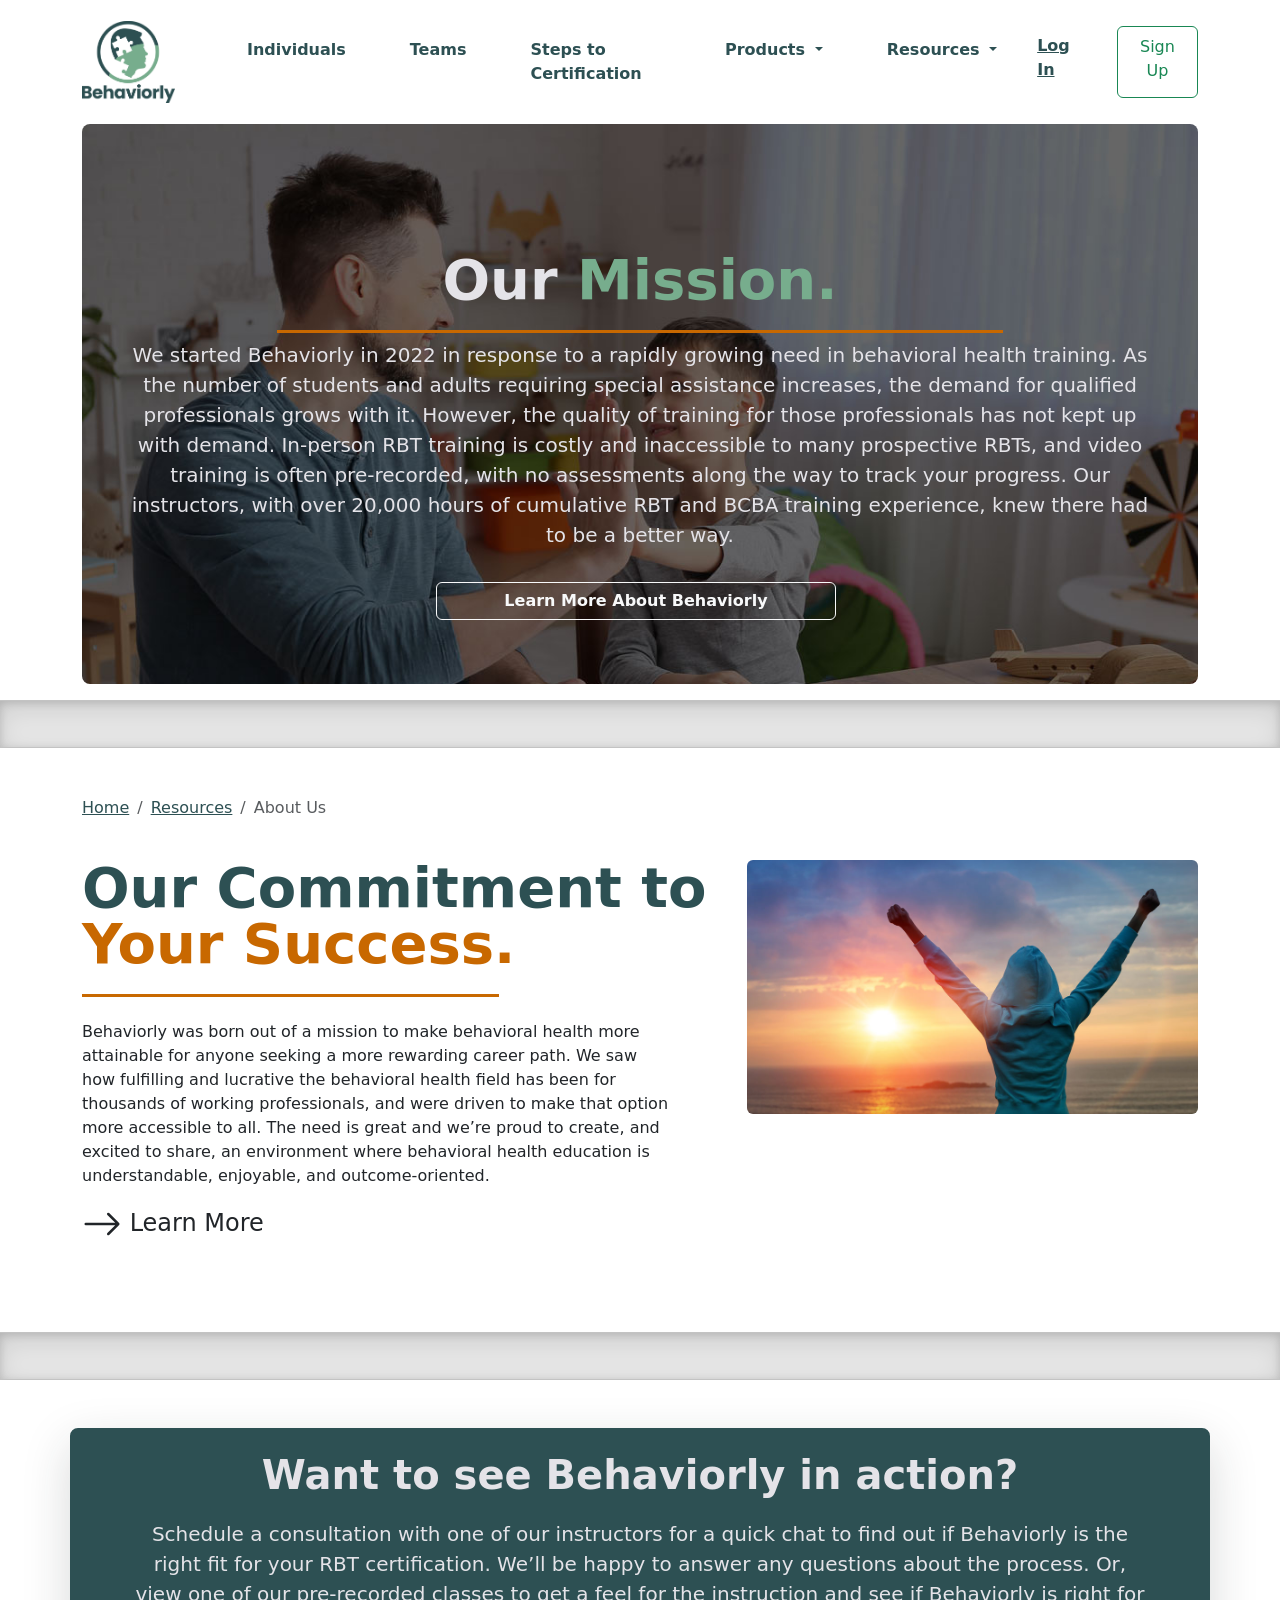
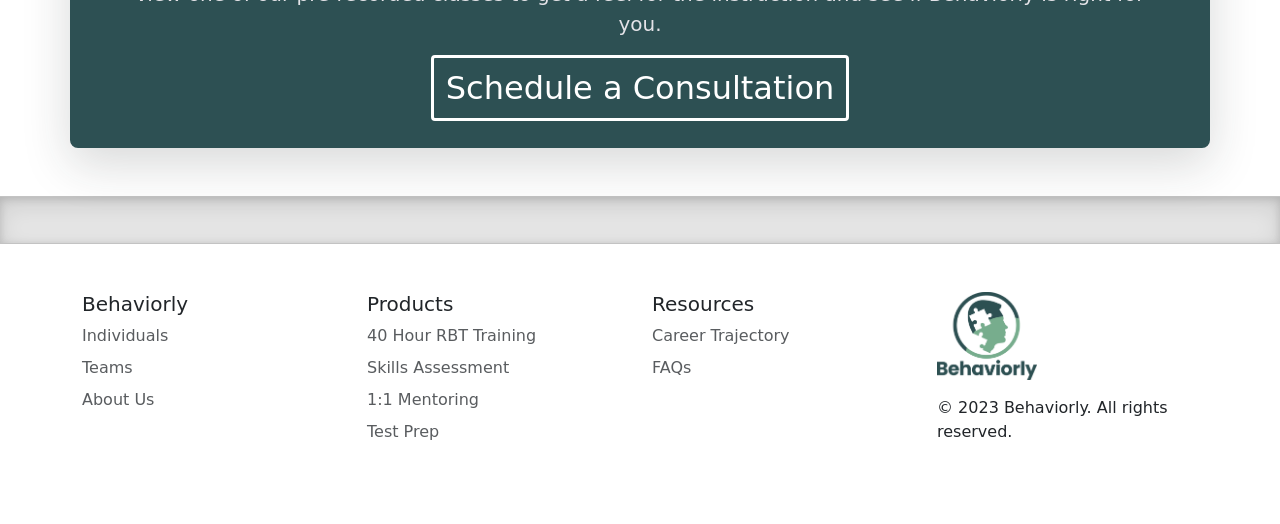
<file: Site/resources/about.html>
<!DOCTYPE html>
<html lang="en">
<head>
    <title>About us | Behaviorly©</title>
    <meta charset="UTF-8">
    <meta http-equiv="X-UA-Compatible" content="IE=edge">
    <meta name="viewport" content="width=device-width, initial-scale=1.0">
    <meta name="description" content="What is RBT Certification and how does it work? Let Behaviorly break it down and provide all training, exam prep, and your 40 hour course before the certification exam.">
    <link rel="stylesheet" href="../css/bootstrap.css">
</head>
<style>
 .dropdown:hover .dropdown-menu {display: block;margin-top: 0; /* remove the gap so it doesn't close */}  nav .nav-link{color: #2D5053 !important;}nav .dropdown-item{color: #2D5053 !important;}

.btn-primary{
  color: #fff !important;
  background-color: #2D5053 !important;
  border-radius: 3pt !important;
  border-color: #fff !important;

}

.btn-secondary{
  border-color: #fff !important;

}

.btn-primary:hover{
  color: #fff !important;
  background-color: #77AD8D !important;
  border-radius: 3pt !important;
  border-color: #fff !important;

}

.nav-link:hover{
  color: #fff !important;
  background-color: #77AD8D !important;
  border-radius: 3pt !important;
  border-color: #fff !important;

}

.dropdown-item:hover{
  color: #fff !important;
  background-color: #77AD8D !important;
  border-radius: 3pt !important;
  border-color: #fff !important;

}

.border{
  border-color: #2D5053 !important;

}

.b-divider {
  height: 3rem;
  background-color: rgba(0, 0, 0, .1);
  border: solid rgba(0, 0, 0, .15);
  border-width: 1px 0;
  box-shadow: inset 0 .5em 1.5em rgba(0, 0, 0, .1), inset 0 .125em .5em rgba(0, 0, 0, .15);

}

.hr {
  margin: 0;
  color: #C86800;
  border: 0;
  border-top: 3px solid;
  width: 65%;
  display: inline-block;
}

.top-60 {
  top: 60% !important;
}

.dropdown-item.active{
    background-color: #2D5053 !important;
    color:#E4E3E8 !important;
    border-radius: 4px !important;   
}

.pt-lg-5{
  padding-top: 5rem !important;
}

a[type='button'] {
   -webkit-appearance: none;
   -moz-appearance: none;
   appearance: none;
 }
/* Begin signup form CSS */
.form-signin {max-width: 600px;max-height: 100vh;}.offcanvas.showing, .offcanvas.show:not(.hiding){overflow: auto;}.form-control{margin-bottom: 8px;}.form-select{margin-bottom: 8px;}
</style>
<body>
  <!--Start contact form-->
  <div class="offcanvas offcanvas-end" tabindex="-1" id="offcanvasRight" aria-labelledby="offcanvasRightLabel">
    <div class="offcanvas-header">
      <h5 id="offcanvasRightLabel"></h5>
      <button type="button" class="btn-close text-reset" data-bs-dismiss="offcanvas" aria-label="Close"></button>
    </div>
      <main class="form-signin w-100 m-auto">
        <div class="container-lg">
          <div class="text-center">
            <img class="mb-4" src="../images/Behaviorly_Logo.jpg" alt="" width="100" height="90">
            <h2>How can we help?</h2>
            <p class="lead">Please fill out the form with some basic information
              about yourself and our team will get back with you as soon as possible.
            </p>
          </div>
          <div class="row justify-content-center my-2">
            <div class="col-lg-6">
              <form action="https://gmail.us21.list-manage.com/subscribe/post" method="POST">
                <input type="hidden" name="u" value="e197d3dd1b0cef6c135742270">
                <input type="hidden" name="id" value="a8cd2531a1">            
                    <div class="form-floating">
                      <input type="text" class="form-control" name="MERGE1" id="MERGE1" placeholder="First Name">
                      <label for="floatingInput">First Name</label>
                    </div>                         
                    <div class="form-floating">
                      <input type="text" class="form-control" name="MERGE2" id="MERGE2" placeholder="Last Name">
                      <label for="floatingInput">Last Name</label>
                    </div>                    
                <div class="form-floating">
                  <input type="email" class="form-control" name="MERGE0" id="MERGE0" placeholder="name@example.com">
                  <label for="floatingInput">Email address</label>
                </div>                
                <div class="form-floating">
                  <input type="phone" class="form-control" name="MERGE4" id="MERGE4" placeholder="999-999-9999">
                  <label for="floatingInput">Phone Number</label>
                </div>
                <div class="form-floating">
                  <input type="text" class="form-control" name="MERGE3" id="MERGE3" placeholder="Company Name (Optional)">
                  <label for="floatingInput">Company Name (Optional)</label>
                </div>                
                <div class="form-floating">
                  <select class="form-select" id="MERGE5" name="MERGE5" aria-label="Floating label select example">
                    <option selected>Select...</option>
                    <option value="Yes">Yes</option>
                    <option value="No">No</option>
                  </select>
                  <label for="floatingSelect">Are you an existing RBT?</label>
                </div>
                <div class="form-floating">
                  <textarea class="form-control" name="MERGE6" id="MERGE6" placeholder="Additional Information..." style="height: 100px;"></textarea>
                  <label class="form-label" for="floatingTextBox">Additional information...</label>
                </div>
                <button class="w-100 btn btn-lg btn-primary" type="submit">Request info</button>
                <p class="text-muted text-center mt-3">&copy; Behaviorly 2023</p>                
              </form>
            </div>
          </div>
        </div>        
      </main>      
  <!--End contact form-->
  </div>  
  <nav class="navbar navbar-expand-lg">
    <div class="container my-2">
      <a class="navbar-brand" href="../"><img class="img-fluid" src="../images/Behaviorly_Logo.jpg" width="100" height="90" alt=""></a>
      <button class="navbar-toggler" style="background-color: #77AD8D;" type="button" data-bs-toggle="collapse" data-bs-target="#navbarSupportedContent" aria-controls="navbarSupportedContent" aria-expanded="false" aria-label="Toggle navigation">
        <span class="navbar-toggler-icon"></span>
      </button>
      <div class="collapse navbar-collapse" id="navbarSupportedContent">
        <ul class="navbar-nav justify-content-center ms-auto mb-2 mt-2">
          <li class="nav-item ms-lg-5">
            <a class="nav-link active text-primary fw-bolder" aria-current="page" href="../individuals.html">Individuals</a>
          </li>
          <li class="nav-item ms-lg-5">
            <a class="nav-link text-primary fw-bolder" href="../teams.html">Teams</a>
          </li>
          <li class="nav-item ms-lg-5">
            <a class="nav-link text-primary fw-bolder" href="../certification.html">Steps to Certification</a>
          </li>          
          <li class="nav-item dropdown ms-lg-5">
            <a class="nav-link dropdown-toggle text-primary fw-bolder" role="button" data-bs-hover="dropdown" aria-expanded="false" href="../products.html">
              Products
            </a>
            <ul class="dropdown-menu">
              <li><a class="dropdown-item text-primary fw-bolder" href="../products/training.html">RBT Training</a></li>
              <li><hr class="dropdown-divider"></li>
              <li><a class="dropdown-item text-primary fw-bolder" href="../products/mentoring.html">1:1 Mentoring</a></li>
              <li><hr class="dropdown-divider"></li>
              <li><a class="dropdown-item text-primary fw-bolder" href="../products/test-prep.html">Test Prep</a></li>              
              <li><hr class="dropdown-divider"></li>
              <li><a class="dropdown-item text-primary fw-bolder" href="../products/assessments.html">Skills Assessments</a></li>
            </ul>
          </li>
          <li class="nav-item dropdown ms-lg-5">
            <a class="nav-link dropdown-toggle text-primary fw-bolder" role="button" data-bs-hover="dropdown" aria-expanded="false" href="../resources.html">
              Resources
            </a>
            <ul class="dropdown-menu float-right">
              <li><a class="dropdown-item text-primary fw-bolder" href="../resources/careers.html">Career Trajectory</a></li>
              <li><hr class="dropdown-divider"></li>
              <li><a class="dropdown-item text-primary fw-bolder" href="../resources/faqs.html">FAQs</a></li>
              <li><hr class="dropdown-divider"></li>
              <li><div class="dropdown-item active text-primary fw-bolder">About Us</div></li>
              <li><hr class="dropdown-divider"></li>
              <li><a class="dropdown-item text-primary fw-bolder" href="#">Blog</a></li>              
            </ul>
          </li>  
        </ul>     
        <ul class="navbar-nav ms-auto">
          <li class="nav-item ms-lg-4">
            <a class="nav-link text-primary fw-bolder mb-2" href="https://behaviorly.talentlms.com/index" style="text-decoration: underline;">Log In</a>
          </li>
            <a class="btn btn-outline-success ms-sm-4 pt-2" type="button" href="https://www.talentlms.com/create">Sign Up</a>
        </ul>
      </div>
    </div>
  </nav>
  <div class="container text-center rounded-3 mb-3">
    <div class="bg-image rounded-3 pt-lg-5 pt-5 pb-lg-5" style="background-image: url('../images/aboutUsHeroB.jpg');height:auto;background-size:cover;">
        <h1 class="display-4 fw-bold lh-1 pt-md-5"><span style="color: #E4E3E8;">Our</span><span style="color:#77AD8D"> Mission.</span></h1>
        <div class="hr"></div>
        <p class="lead pe-5 ps-5"><span style="color: #E4E3E8;">We started Behaviorly in 2022 in response to a rapidly growing need in behavioral health training. As the number of students and adults requiring special assistance increases, the demand for qualified professionals grows with it. However, the quality of training for those professionals has not kept up with demand. In-person RBT training is costly and inaccessible to many prospective RBTs, and video training is often pre-recorded, with no assessments along the way to track your progress. Our instructors, with over 20,000 hours of cumulative RBT and BCBA training experience, knew there had to be a better way.</p>
        <div class="d-inline text-center">
            <a href="../blog/" type="button" class="btn btn-outline-light btn-block px-4 me-md-2 fw-bold my-3" style="width: 400px;">Learn More About Behaviorly</a>
          </div>
    </div>
  </div>
  <div class="b-divider"></div>
  <div class="container my-5">
  <nav aria-label="breadcrumb">
      <ol class="breadcrumb">
          <li class="breadcrumb-item"><a href="../" style="color: #2D5053;">Home</a></li>
          <li class="breadcrumb-item"><a href="../resources.html" style="color: #2D5053;">Resources</a></li>
          <li class="breadcrumb-item active">About Us</li>
      </ol>
  </nav>    
    <div class="row py-md-4 gy-3 mb-5">
        <div class="col-md-7 order-sm-first order-last">
            <h2 class="display-4 fw-bold lh-1"><span style="color:#2D5053">Our Commitment to </span><br><span style="color: #C86800;">Your Success.</span></h2>
            <div class="hr"></div>
            <p class="font-weight-normal my-3 pe-md-5">Behaviorly was born out of a mission to make behavioral health more attainable for anyone seeking a more rewarding career path. We saw how fulfilling and lucrative the behavioral health field has been for thousands of working professionals, and were driven to make that option more accessible to all. The need is great and we’re proud to create, and excited to share, an environment where behavioral health education is understandable, enjoyable, and outcome-oriented.</p>
            <div class="fs-4 mb-3">
                <svg xmlns="http://www.w3.org/2000/svg" width="40" height="40" fill="currentColor" class="bi bi-arrow-right" viewBox="0 0 16 16">
                    <path fill-rule="evenodd" d="M1 8a.5.5 0 0 1 .5-.5h11.793l-3.147-3.146a.5.5 0 0 1 .708-.708l4 4a.5.5 0 0 1 0 .708l-4 4a.5.5 0 0 1-.708-.708L13.293 8.5H1.5A.5.5 0 0 1 1 8z"></path>
                </svg>
               <a href="https://www.talentlms.com/create" style="text-decoration: none; color:#212529;">Learn More</a>
            </div>            
    </div>
    <div class="col-md-5"><img class="img-fluid rounded" src="../images/aboutUsSec1.jpg" alt=""></div>
   </div>
  </div>  
    <div class="b-divider"></div>
    <div class=" shadow-lg container border border-3 rounded-3 text-center my-5" style="background-color: #2D5053;">
      <span style="color: #E4E3E8;">
        <h3 class="display-6 fw-bold lh-1 mt-4 mb-4">Want to see Behaviorly in action?</h3>
        <p class="lead pe-md-5 px-md-5">Schedule a consultation with one of our instructors for a quick chat to find out if Behaviorly is the right fit for your RBT certification. We’ll be happy to answer any questions about the process. Or, view one of our pre-recorded classes to get a feel for the instruction and see if Behaviorly is right for you.</p>
      </span>
        <button data-bs-toggle="offcanvas" data-bs-target="#offcanvasRight" aria-controls="offcanvasRight" class="btn btn-primary mb-4 mx-5" type="button" style="width: auto;"><span style="font-size:xx-large;">Schedule a Consultation</span></button>
    </div>
    <div class="b-divider"></div>
    <footer>
        <div class="container">
          <footer class="py-5">
            <div class="row">
              <div class="col-lg-3 mb-3">
                <h5>Behaviorly</h5>
                <ul class="nav flex-column">
                  <li class="nav-item mb-2"><a href="../individuals.html" class="nav-link p-0 text-muted">Individuals</a></li>
                  <li class="nav-item mb-2"><a href="../teams.html" class="nav-link p-0 text-muted">Teams</a></li>
                  <li class="nav-item mb-2"><a href="../resources/about.html" class="nav-link p-0 text-muted">About Us</a></li>
                </ul>
              </div>
        
              <div class="col-lg-3 mb-3">
                <h5>Products</h5>
                <ul class="nav flex-column">
                  <li class="nav-item mb-2"><a href="../products/training.html" class="nav-link p-0 text-muted">40 Hour RBT Training</a></li>
                  <li class="nav-item mb-2"><a href="../products/assessments.html" class="nav-link p-0 text-muted">Skills Assessment</a></li>
                  <li class="nav-item mb-2"><a href="../products/mentoring.html" class="nav-link p-0 text-muted">1:1 Mentoring</a></li>
                  <li class="nav-item mb-2"><a href="../products/test-prep.html" class="nav-link p-0 text-muted">Test Prep</a></li>
                </ul>
              </div>
        
              <div class="col-lg-3 mb-3">
                <h5>Resources</h5>
                <ul class="nav flex-column">
                  <li class="nav-item mb-2"><a href="../resources/careers.html" class="nav-link p-0 text-muted">Career Trajectory</a></li>
                  <li class="nav-item mb-2"><a href="../resources/faqs.html" class="nav-link p-0 text-muted">FAQs</a></li>
                </ul>
              </div>
        
              <div class="col-lg-3 mb-3">
                <div class="align-self-start me-auto"><a href="../"><img class="img-fluid" src="../images/Behaviorly_Logo.jpg" width="100" height="100" alt=""></a>
                  <p class="my-3">&copy; 2023 Behaviorly. All rights reserved.</p> 
                </div>
              </div>
            </div>
        </div>
        </footer>
  <script defer src="https://cdn.jsdelivr.net/npm/bootstrap@5.3.0-alpha1/dist/js/bootstrap.bundle.min.js" integrity="sha384-w76AqPfDkMBDXo30jS1Sgez6pr3x5MlQ1ZAGC+nuZB+EYdgRZgiwxhTBTkF7CXvN" crossorigin="anonymous"></script>
</body>
</html>
</file>
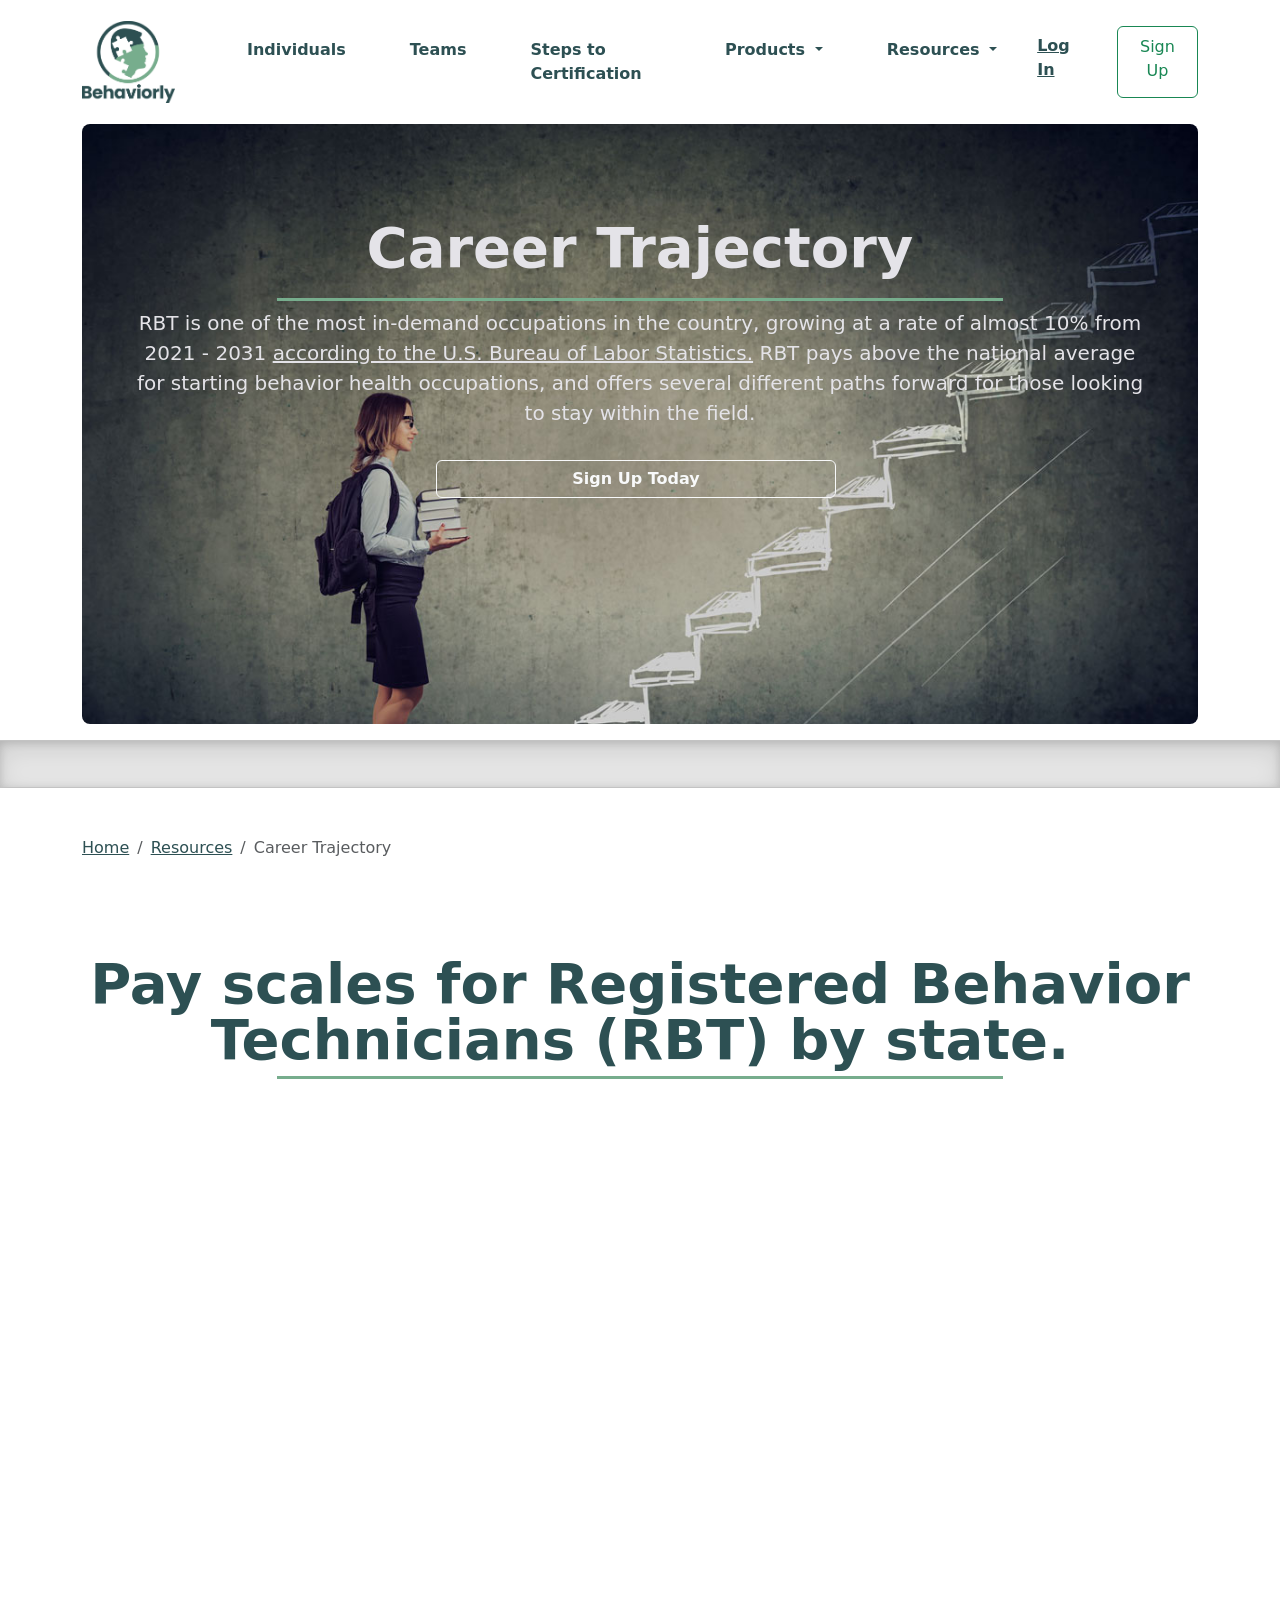
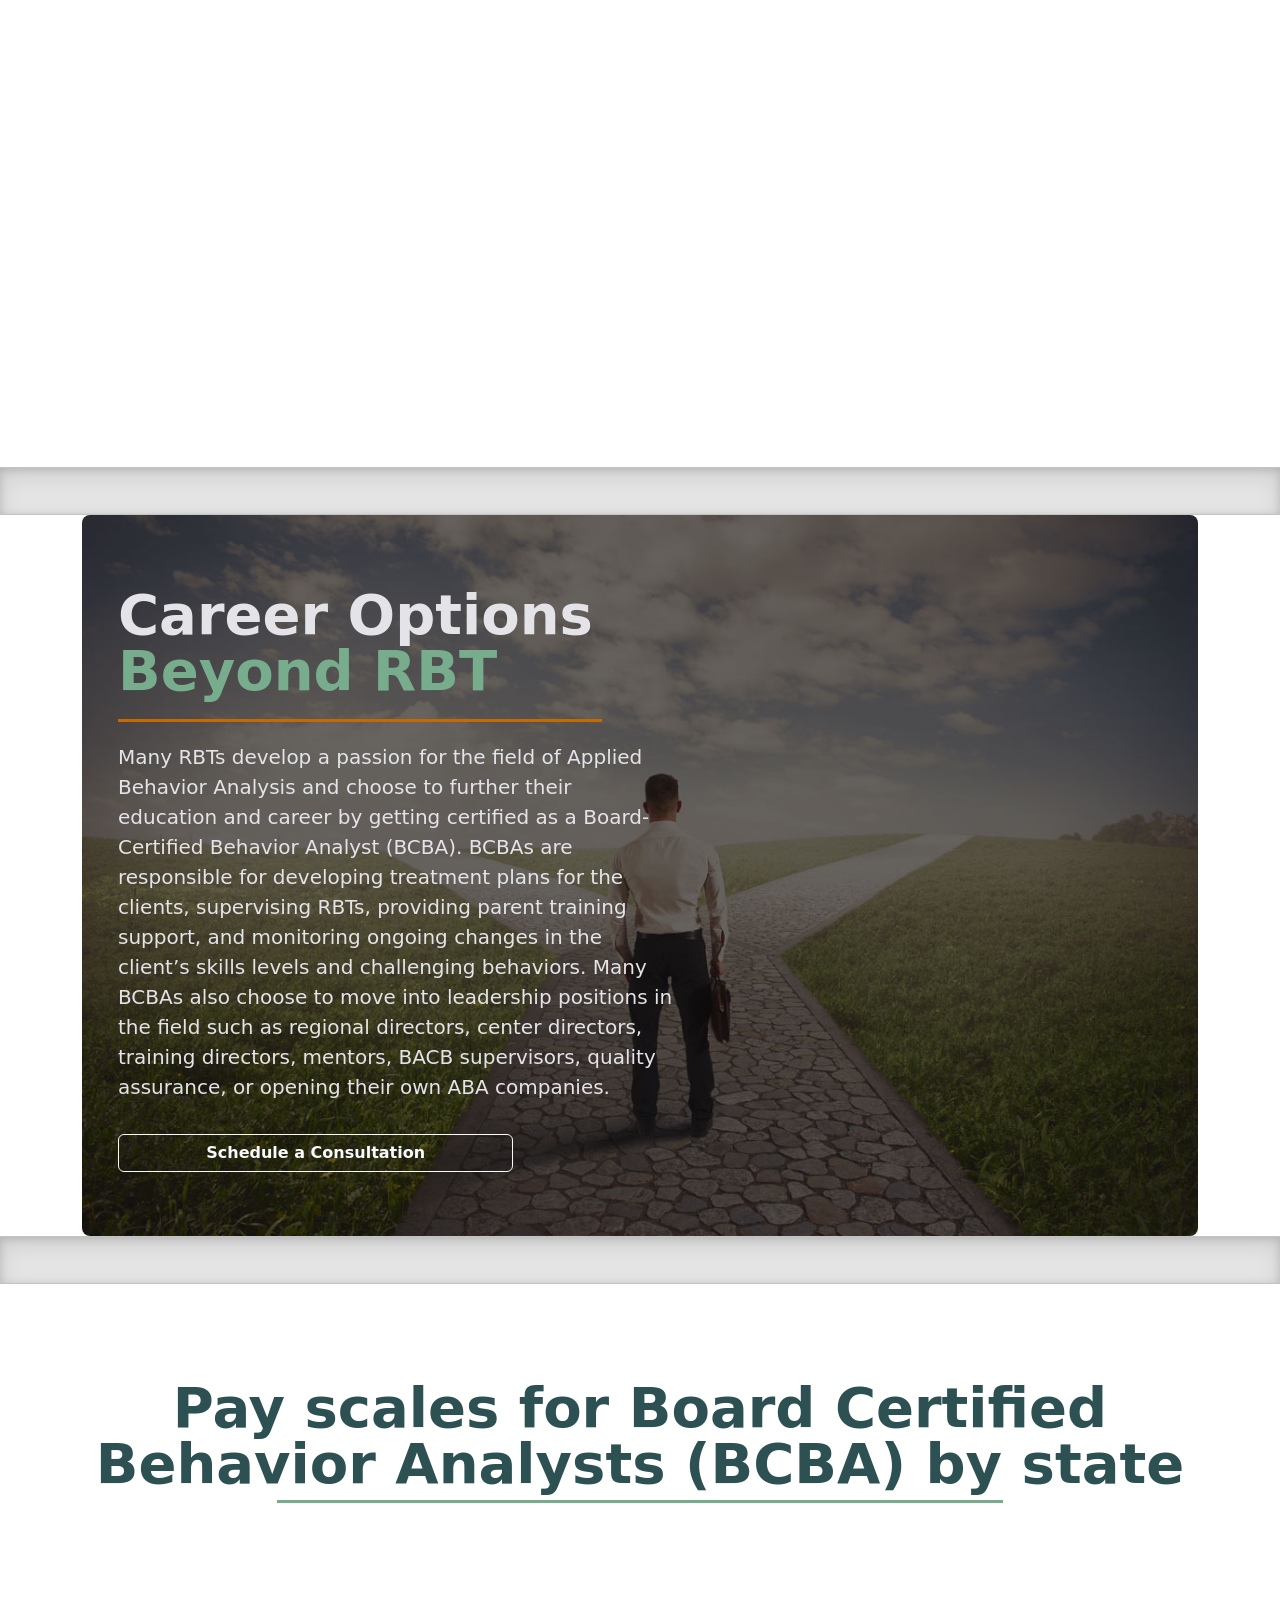
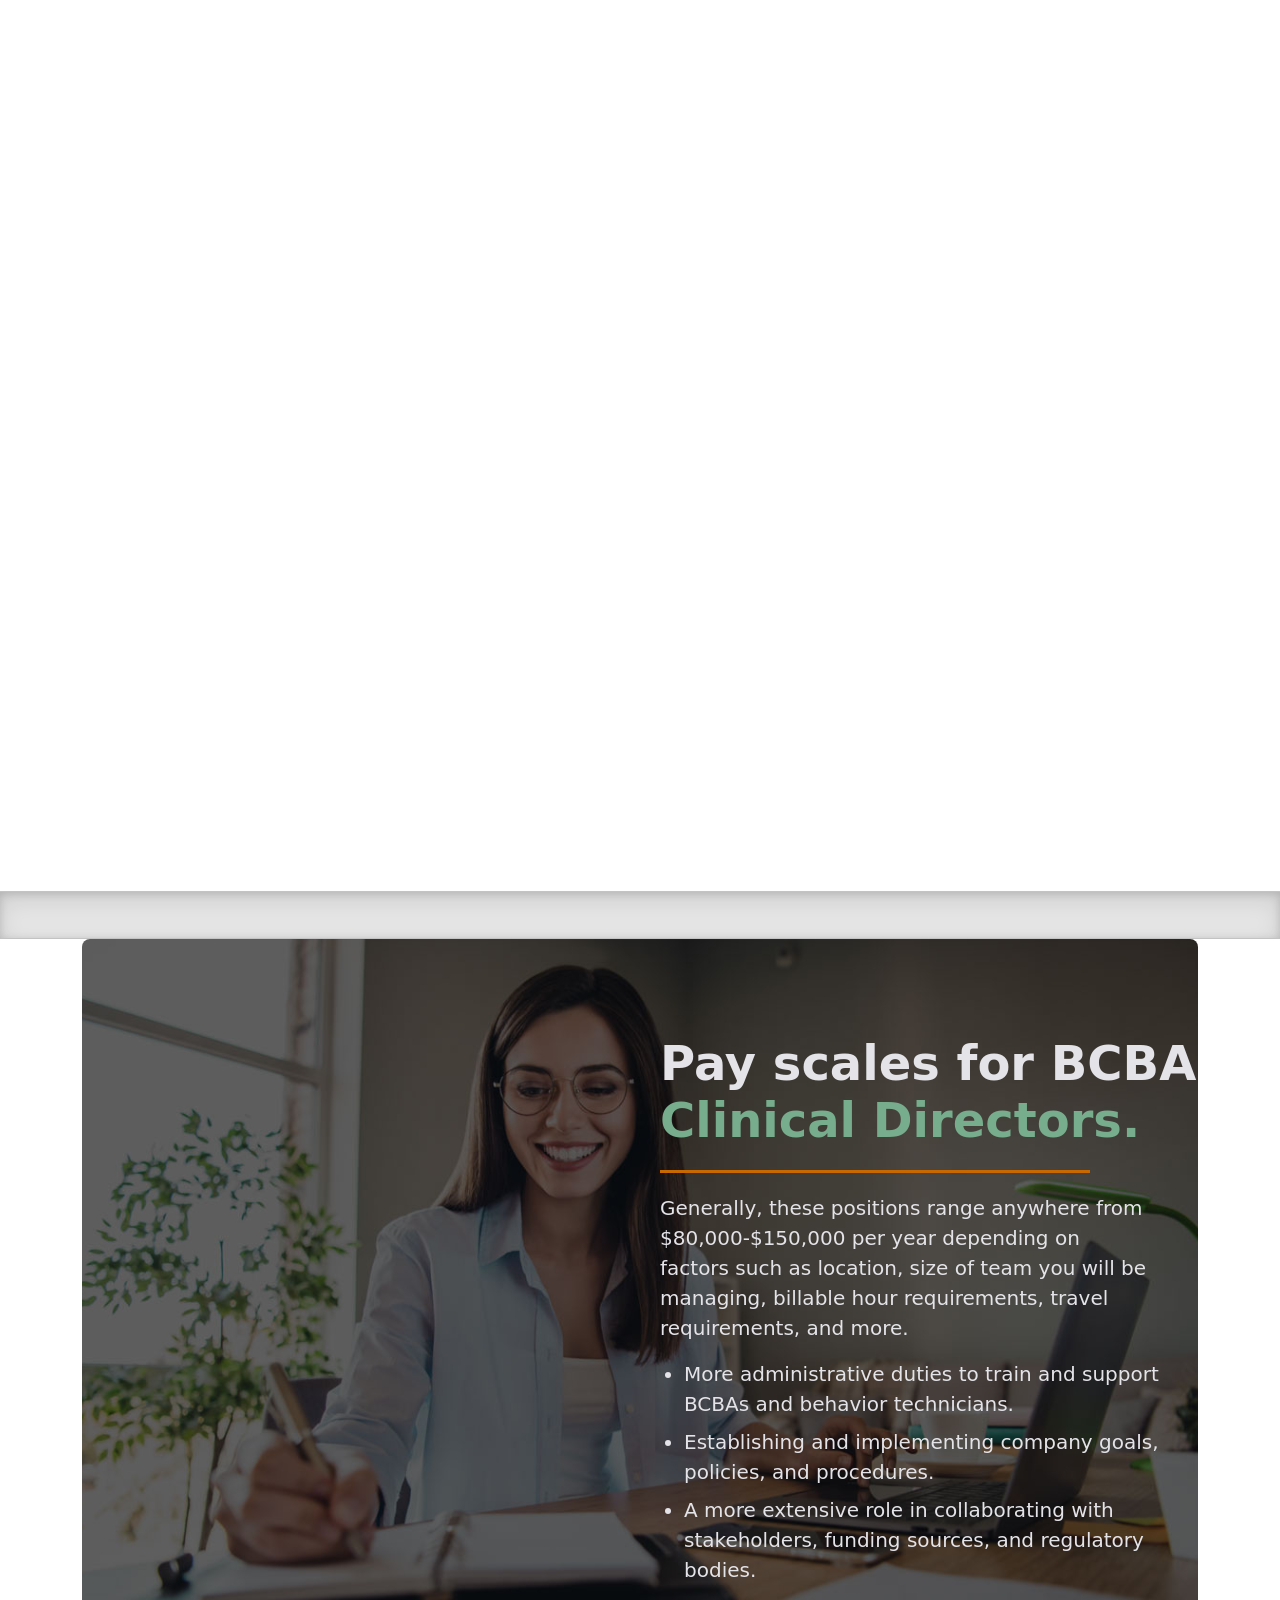
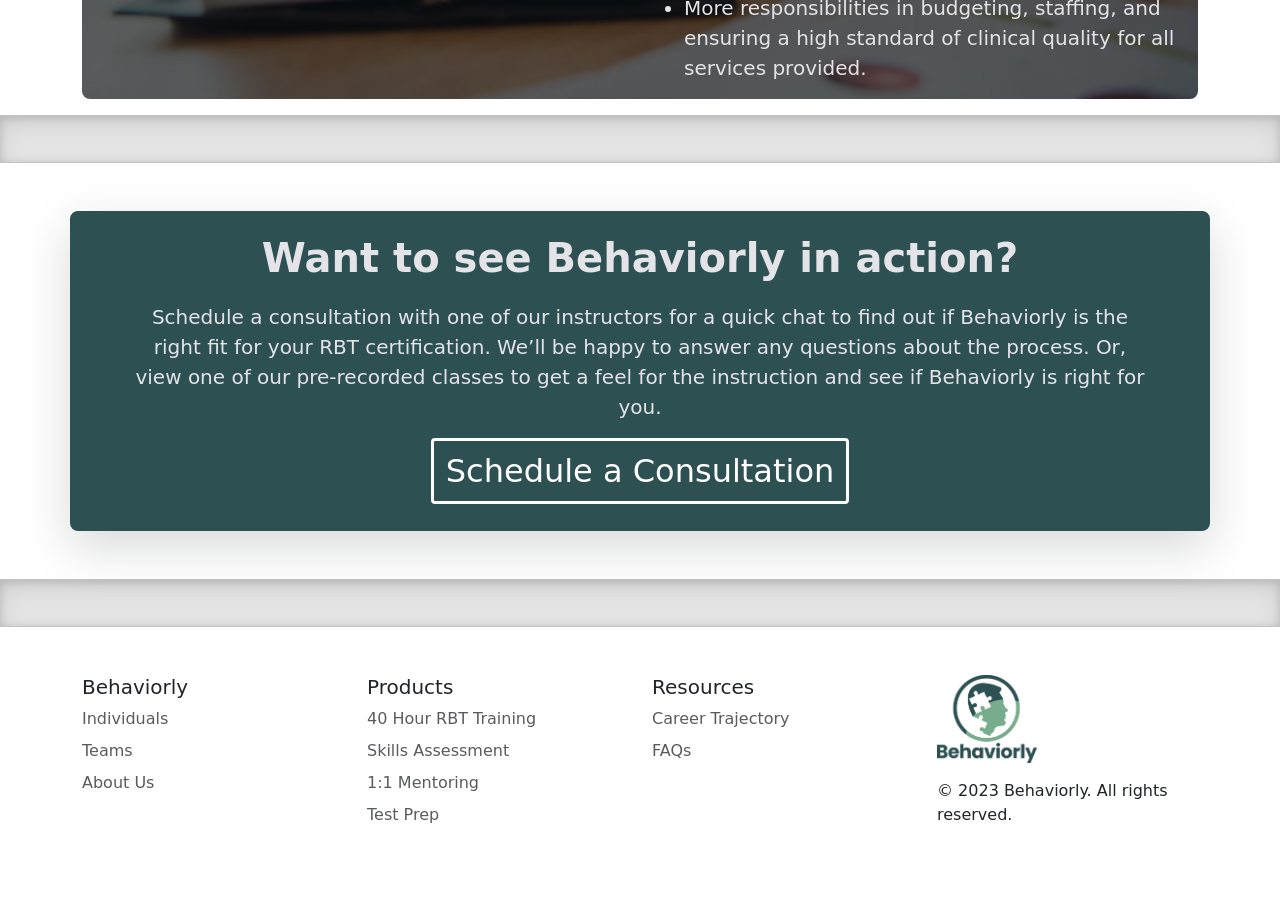
<file: Site/resources/careers.html>
<!DOCTYPE html>
<html lang="en">
<head>
    <title>RBT career trajectory and beyond | Behaviorly©</title>
    <meta charset="UTF-8">
    <meta http-equiv="X-UA-Compatible" content="IE=edge">
    <meta name="viewport" content="width=device-width, initial-scale=1.0">
    <meta name="description" content="Curious about pay scale by state and job prospects after your training as a Registered Behavior Technician? Find out how much you can make as an RBT and beyond.">
    <link rel="stylesheet" href="../css/bootstrap.css">
</head>
<style>
 .dropdown:hover .dropdown-menu {display: block;margin-top: 0; /* remove the gap so it doesn't close */}  nav .nav-link{color: #2D5053 !important;}nav .dropdown-item{color: #2D5053 !important;}.btn-primary{color: #fff !important;background-color: #2D5053 !important;border-radius: 3pt !important;border-color: #fff !important;}.btn-secondary{border-color: #fff !important;}.btn-primary:hover{color: #fff !important;background-color: #77AD8D !important;border-radius: 3pt !important;border-color: #fff !important;}

.nav-link:hover{
  color: #fff !important;
  background-color: #77AD8D !important;
  border-radius: 3pt !important;
  border-color: #fff !important;
}

.dropdown-item:hover{
  color: #fff !important;
  background-color: #77AD8D !important;
  border-radius: 3pt !important;
  border-color: #fff !important;
}

.border{
  border-color: #2D5053 !important;
}

.b-divider {
  height: 3rem;
  background-color: rgba(0, 0, 0, .1);
  border: solid rgba(0, 0, 0, .15);
  border-width: 1px 0;
  box-shadow: inset 0 .5em 1.5em rgba(0, 0, 0, .1), inset 0 .125em .5em rgba(0, 0, 0, .15);
}

.hr {
  margin: 0;
  color: #77AD8D;
  border: 0;
  border-top: 3px solid;
  width: 65%;
  display: inline-block;
}

.top-60 {
  top: 60% !important;
}

.dropdown-item.active{
    background-color: #2D5053 !important;
    color:#E4E3E8 !important;
    border-radius: 4px !important;
}

a[type='button'] {
   -webkit-appearance: none;
   -moz-appearance: none;
   appearance: none;
 }
/* Begin signup form CSS */
.form-signin {max-width: 600px;max-height: 100vh;}.offcanvas.showing, .offcanvas.show:not(.hiding){overflow: auto;}.form-control{margin-bottom: 8px;}.form-select{margin-bottom: 8px;}
</style>
<body>
  <!--Start contact form-->
  <div class="offcanvas offcanvas-end" tabindex="-1" id="offcanvasRight" aria-labelledby="offcanvasRightLabel">
    <div class="offcanvas-header">
      <h5 id="offcanvasRightLabel"></h5>
      <button type="button" class="btn-close text-reset" data-bs-dismiss="offcanvas" aria-label="Close"></button>
    </div>
      <main class="form-signin w-100 m-auto">
        <div class="container-lg">
          <div class="text-center">
            <img class="mb-4" src="../images/Behaviorly_Logo.jpg" alt="" width="100" height="90">
            <h2>How can we help?</h2>
            <p class="lead">Please fill out the form with some basic information
              about yourself and our team will get back with you as soon as possible.
            </p>
          </div>
          <div class="row justify-content-center my-2">
            <div class="col-lg-6">
              <form action="https://gmail.us21.list-manage.com/subscribe/post" method="POST">
                <input type="hidden" name="u" value="e197d3dd1b0cef6c135742270">
                <input type="hidden" name="id" value="a8cd2531a1">            
                    <div class="form-floating">
                      <input type="text" class="form-control" name="MERGE1" id="MERGE1" placeholder="First Name">
                      <label for="floatingInput">First Name</label>
                    </div>                         
                    <div class="form-floating">
                      <input type="text" class="form-control" name="MERGE2" id="MERGE2" placeholder="Last Name">
                      <label for="floatingInput">Last Name</label>
                    </div>                    
                <div class="form-floating">
                  <input type="email" class="form-control" name="MERGE0" id="MERGE0" placeholder="name@example.com">
                  <label for="floatingInput">Email address</label>
                </div>                
                <div class="form-floating">
                  <input type="phone" class="form-control" name="MERGE4" id="MERGE4" placeholder="999-999-9999">
                  <label for="floatingInput">Phone Number</label>
                </div>
                <div class="form-floating">
                  <input type="text" class="form-control" name="MERGE3" id="MERGE3" placeholder="Company Name (Optional)">
                  <label for="floatingInput">Company Name (Optional)</label>
                </div>                
                <div class="form-floating">
                  <select class="form-select" id="MERGE5" name="MERGE5" aria-label="Floating label select example">
                    <option selected>Select...</option>
                    <option value="Yes">Yes</option>
                    <option value="No">No</option>
                  </select>
                  <label for="floatingSelect">Are you an existing RBT?</label>
                </div>
                <div class="form-floating">
                  <textarea class="form-control" name="MERGE6" id="MERGE6" placeholder="Additional Information..." style="height: 100px;"></textarea>
                  <label class="form-label" for="floatingTextBox">Additional information...</label>
                </div>
                <button class="w-100 btn btn-lg btn-primary" type="submit">Request info</button>
                <p class="text-muted text-center mt-3">&copy; Behaviorly 2023</p>                
              </form>
            </div>
          </div>
        </div>        
      </main>      
  <!--End contact form-->
  </div>
  <nav class="navbar navbar-expand-lg">
    <div class="container my-2">
      <a class="navbar-brand" href="../"><img class="img-fluid" src="../images/Behaviorly_Logo.jpg" width="100" height="90" alt=""></a>
      <button class="navbar-toggler" style="background-color: #77AD8D;" type="button" data-bs-toggle="collapse" data-bs-target="#navbarSupportedContent" aria-controls="navbarSupportedContent" aria-expanded="false" aria-label="Toggle navigation">
        <span class="navbar-toggler-icon"></span>
      </button>
      <div class="collapse navbar-collapse" id="navbarSupportedContent">
        <ul class="navbar-nav justify-content-center ms-auto mb-2 mt-2">
          <li class="nav-item ms-lg-5">
            <a class="nav-link active text-primary fw-bolder" aria-current="page" href="../individuals.html">Individuals</a>
          </li>
          <li class="nav-item ms-lg-5">
            <a class="nav-link text-primary fw-bolder" href="../teams.html">Teams</a>
          </li>
          <li class="nav-item ms-lg-5">
            <a class="nav-link text-primary fw-bolder" href="../certification.html">Steps to Certification</a>
          </li>          
          <li class="nav-item dropdown ms-lg-5">
            <a class="nav-link dropdown-toggle text-primary fw-bolder" role="button" data-bs-hover="dropdown" aria-expanded="false" href="../products.html">
              Products
            </a>
            <ul class="dropdown-menu">
              <li><a class="dropdown-item text-primary fw-bolder" href="../products/training.html">RBT Training</a></li>
              <li><hr class="dropdown-divider"></li>
              <li><div class="dropdown-item text-primary fw-bolder" href="../products/mentoring.html">1:1 Mentoring</div></li>
              <li><hr class="dropdown-divider"></li>
              <li><a class="dropdown-item text-primary fw-bolder" href="../products/test-prep.html">Test Prep</a></li>              
              <li><hr class="dropdown-divider"></li>
              <li><a class="dropdown-item text-primary fw-bolder" href="../products/assessments.html">Skills Assessments</a></li>
            </ul>
          </li>
          <li class="nav-item dropdown ms-lg-5">
            <a class="nav-link dropdown-toggle text-primary fw-bolder" role="button" data-bs-hover="dropdown" aria-expanded="false" href="../resources.html">
              Resources
            </a>
            <ul class="dropdown-menu float-right">
              <li><div class="dropdown-item active text-primary fw-bolder">Career Trajectory</div></li>
              <li><hr class="dropdown-divider"></li>
              <li><a class="dropdown-item text-primary fw-bolder" href="../resources/faqs.html">FAQs</a></li>
              <li><hr class="dropdown-divider"></li>
              <li><a class="dropdown-item text-primary fw-bolder" href="../resources/about.html">About Us</a></li>
              <li><hr class="dropdown-divider"></li>
              <li><a class="dropdown-item text-primary fw-bolder" href="#">Blog</a></li>              
            </ul>
          </li>  
        </ul>     
        <ul class="navbar-nav ms-auto">
          <li class="nav-item ms-lg-4">
            <a class="nav-link text-primary fw-bolder mb-2" href="https://behaviorly.talentlms.com/index" style="text-decoration: underline;">Log In</a>
          </li>
            <a class="btn btn-outline-success ms-sm-4 pt-2" type="button" href="https://www.talentlms.com/create">Sign Up</a>
        </ul>
      </div>
    </div>
  </nav>
  <div class="container text-center rounded-3 mb-3">
    <div class="bg-image rounded-3 pt-5 pb-lg-5" style="background-image: url('../images/careerTrajectoryHero.jpg');height: 600px;;background-size:cover;">
        <h1 class="display-4 fw-bold lh-1 pt-5"><span style="color: #E4E3E8;">Career Trajectory</span></h1>
        <div class="hr"></div>
        <p class="lead pe-5 ps-5"><span style="color: #E4E3E8;">RBT is one of the most in-demand occupations in the country, growing at a rate of almost 10% from 2021 - 2031 <a style="color: #E4E3E8;" href="https://www.bls.gov/ooh/healthcare/psychiatric-technicians-and-aides.htm">according to the U.S. Bureau of Labor Statistics.</a> RBT pays above the national average for starting behavior health occupations, and offers several different paths forward for those looking to stay within the field.</p>
        <div class="d-inline text-center">
            <a href="https://www.talentlms.com/create" class="btn btn-outline-light btn-block px-4 me-md-2 fw-bold my-3" style="width: 400px;">Sign Up Today</a>
        </div>
    </div>
  </div>
  <div class="b-divider"></div>
    <div class="container my-5">
        <nav aria-label="breadcrumb">
            <ol class="breadcrumb">
                <li class="breadcrumb-item"><a href="../index.html" style="color: #2D5053;">Home</a></li>
                <li class="breadcrumb-item"><a href="../resources.html" style="color: #2D5053;">Resources</a></li>
                <li class="breadcrumb-item active">Career Trajectory</li>
            </ol>
        </nav>        
    </div>
    <div class="container text-center my-5">
        <div class="row` py-md-5 mb-5">
            <div class="col-12"><h2 class="display-4 fw-bold lh-1"><span style="color: #2D5053;">Pay scales for Registered Behavior Technicians (RBT) by state.</span></h2>
            </div>                
            <div class="hr mb-5"></div>
              <div class="ratio ratio-4x3">
                <iframe class="embed-responsive-item" src="https://www.zippia.com/widgets/salary-only-state-heatmap/behavior-technician/" style="max-width: 100%;height: 100%;" allowfullscreen></iframe>
              </div>
        </div>
    </div>
    <div class="b-divider"></div>
    <div class="container rounded-3">
      <div class="bg-image rounded-3" style="background-image: url('../images/nextStepsSection.jpg');background-size: cover; background-position: center;">
      <div class="row pt-sm-5 pb-sm-5">
        <div class="col-lg-7 ps-5 mt-4">
          <h3 class="display-4 fw-bold lh-1"><span style="color: #E4E3E8;">Career Options </span> <br><span style="color:#77AD8D"> Beyond RBT</span></h3>
          <hr class="divider">
          <p class="lead pe-5"><span style="color: #E4E3E8;">Many RBTs develop a passion for the field of Applied Behavior Analysis and choose to further their education and career by getting certified as a Board-Certified Behavior Analyst (BCBA). BCBAs are responsible for developing treatment plans for the clients, supervising RBTs, providing parent training support, and monitoring ongoing changes in the client’s skills levels and challenging behaviors. Many BCBAs also choose to move into leadership positions in the field such as regional directors, center directors, training directors, mentors, BACB supervisors, quality assurance, or opening their own ABA companies.</p>
            <div class="d-grid gap-2 col-8">
              <button type="button" data-bs-toggle="offcanvas" data-bs-target="#offcanvasRight" aria-controls="offcanvasRight" class="btn btn-outline-light btn-block px-4 me-md-2 fw-bold my-3">Schedule a Consultation</button>
          </div>            
        </div>
      </div>
      </div>
    </div>
    <div class="b-divider"></div>   
    <div class="container text-center my-5">
      <div class="row` py-md-5 mb-5">
          <div class="col-12"><h2 class="display-4 fw-bold lh-1"><span style="color: #2D5053;">Pay scales for Board Certified Behavior Analysts (BCBA) by state</span></h2>
          </div>                
          <div class="hr mb-5"></div>
            <div class="ratio ratio-4x3">
              <iframe class="embed-responsive-item" src="https://www.zippia.com/widgets/salary-only-state-heatmap/behavior-analyst/" style="max-width: 100%;height: 100%;" allowfullscreen></iframe>
            </div>
      </div>
  </div>    
  <div class="b-divider"></div> 
  <div class="container rounded-3 mb-3">
    <div class="bg-image rounded-3 pt-5" style="background-image: url('../images/careerTrajDirector.jpg');background-size: cover; background-position: center;">
        <div class="row pb-0 ps-3">
            <div class="col-lg-6"></div>
            <div class="col-lg-6 pt-5">
                <h2 class="display-5 fw-bold lh-2"><span style="color: #E4E3E8;">Pay scales for BCBA</span><br><span style="color:#77AD8D;"> Clinical Directors.</span></h2>
                <hr class="divider"></hr>
                <p class="lead pe-5"><span style="color: #E4E3E8;">Generally, these positions range anywhere from $80,000-$150,000 per year depending on factors such as location, size of team you will be managing, billable hour requirements, travel requirements, and more.</p>
                <span style="color: #E4E3E8;">
                    <ul class="ps-4 pe-3">
                        <li class="lead mb-2">More administrative duties to train and support BCBAs and behavior technicians.</li>
                        <li class="lead mb-2">Establishing and implementing company goals, policies, and procedures.</li>
                        <li class="lead mb-2">A more extensive role in collaborating with stakeholders, funding sources, and regulatory bodies.</li>
                        <li class="lead mb-2">More responsibilities in budgeting, staffing, and ensuring a high standard of clinical quality for all services provided.</li>
                    </ul>
                </span>                 
                <!-- <div class="d-grid gap-2 col-8">
                    <button type="button" class="btn btn-outline-light btn-block px-4 me-md-2 fw-bold my-3">Learn More</button>
                </div> -->                        
            </div>
        </div>
    </div>
</div>  
  <div class="b-divider"></div>   
    <div class=" shadow-lg container border border-3 rounded-3 text-center my-5" style="background-color: #2D5053;">
      <span style="color: #E4E3E8;">
        <h3 class="display-6 fw-bold lh-1 mt-4 mb-4">Want to see Behaviorly in action?</h3>
        <p class="lead pe-md-5 px-md-5">Schedule a consultation with one of our instructors for a quick chat to find out if Behaviorly is the right fit for your RBT certification. We’ll be happy to answer any questions about the process. Or, view one of our pre-recorded classes to get a feel for the instruction and see if Behaviorly is right for you.</p>
      </span>
        <button class="btn btn-primary mb-4 mx-5" data-bs-toggle="offcanvas" data-bs-target="#offcanvasRight" aria-controls="offcanvasRight" type="button" style="width: auto;"><span style="font-size:xx-large;">Schedule a Consultation</span></button>
    </div>
    <div class="b-divider"></div>
    <footer>
        <div class="container">
          <footer class="py-5">
            <div class="row">
              <div class="col-lg-3 mb-3">
                <h5>Behaviorly</h5>
                <ul class="nav flex-column">
                  <li class="nav-item mb-2"><a href="../individuals.html" class="nav-link p-0 text-muted">Individuals</a></li>
                  <li class="nav-item mb-2"><a href="../teams.html" class="nav-link p-0 text-muted">Teams</a></li>
                  <li class="nav-item mb-2"><a href="../resources/about.html" class="nav-link p-0 text-muted">About Us</a></li>
                </ul>
              </div>
        
              <div class="col-lg-3 mb-3">
                <h5>Products</h5>
                <ul class="nav flex-column">
                  <li class="nav-item mb-2"><a href="../products/training.html" class="nav-link p-0 text-muted">40 Hour RBT Training</a></li>
                  <li class="nav-item mb-2"><a href="../products/assessments.html" class="nav-link p-0 text-muted">Skills Assessment</a></li>
                  <li class="nav-item mb-2"><a href="../products/mentoring.html" class="nav-link p-0 text-muted">1:1 Mentoring</a></li>
                  <li class="nav-item mb-2"><a href="../products/test-prep.html" class="nav-link p-0 text-muted">Test Prep</a></li>
                </ul>
              </div>
        
              <div class="col-lg-3 mb-3">
                <h5>Resources</h5>
                <ul class="nav flex-column">
                  <li class="nav-item mb-2"><a href="../resources/careers.html" class="nav-link p-0 text-muted">Career Trajectory</a></li>
                  <li class="nav-item mb-2"><a href="../resources/faqs.html" class="nav-link p-0 text-muted">FAQs</a></li>
                </ul>
              </div>
        
              <div class="col-lg-3 mb-3">
                <div class="align-self-start me-auto"><a href="../"><img class="img-fluid" src="../images/Behaviorly_Logo.jpg" width="100" height="100" alt=""></a>
                  <p class="my-3">&copy; 2023 Behaviorly. All rights reserved.</p> 
                </div>
              </div>
            </div>
        </div>
        </footer>
  <script defer src="https://cdn.jsdelivr.net/npm/bootstrap@5.3.0-alpha1/dist/js/bootstrap.bundle.min.js" integrity="sha384-w76AqPfDkMBDXo30jS1Sgez6pr3x5MlQ1ZAGC+nuZB+EYdgRZgiwxhTBTkF7CXvN" crossorigin="anonymous"></script>
</body>
</html>
</file>
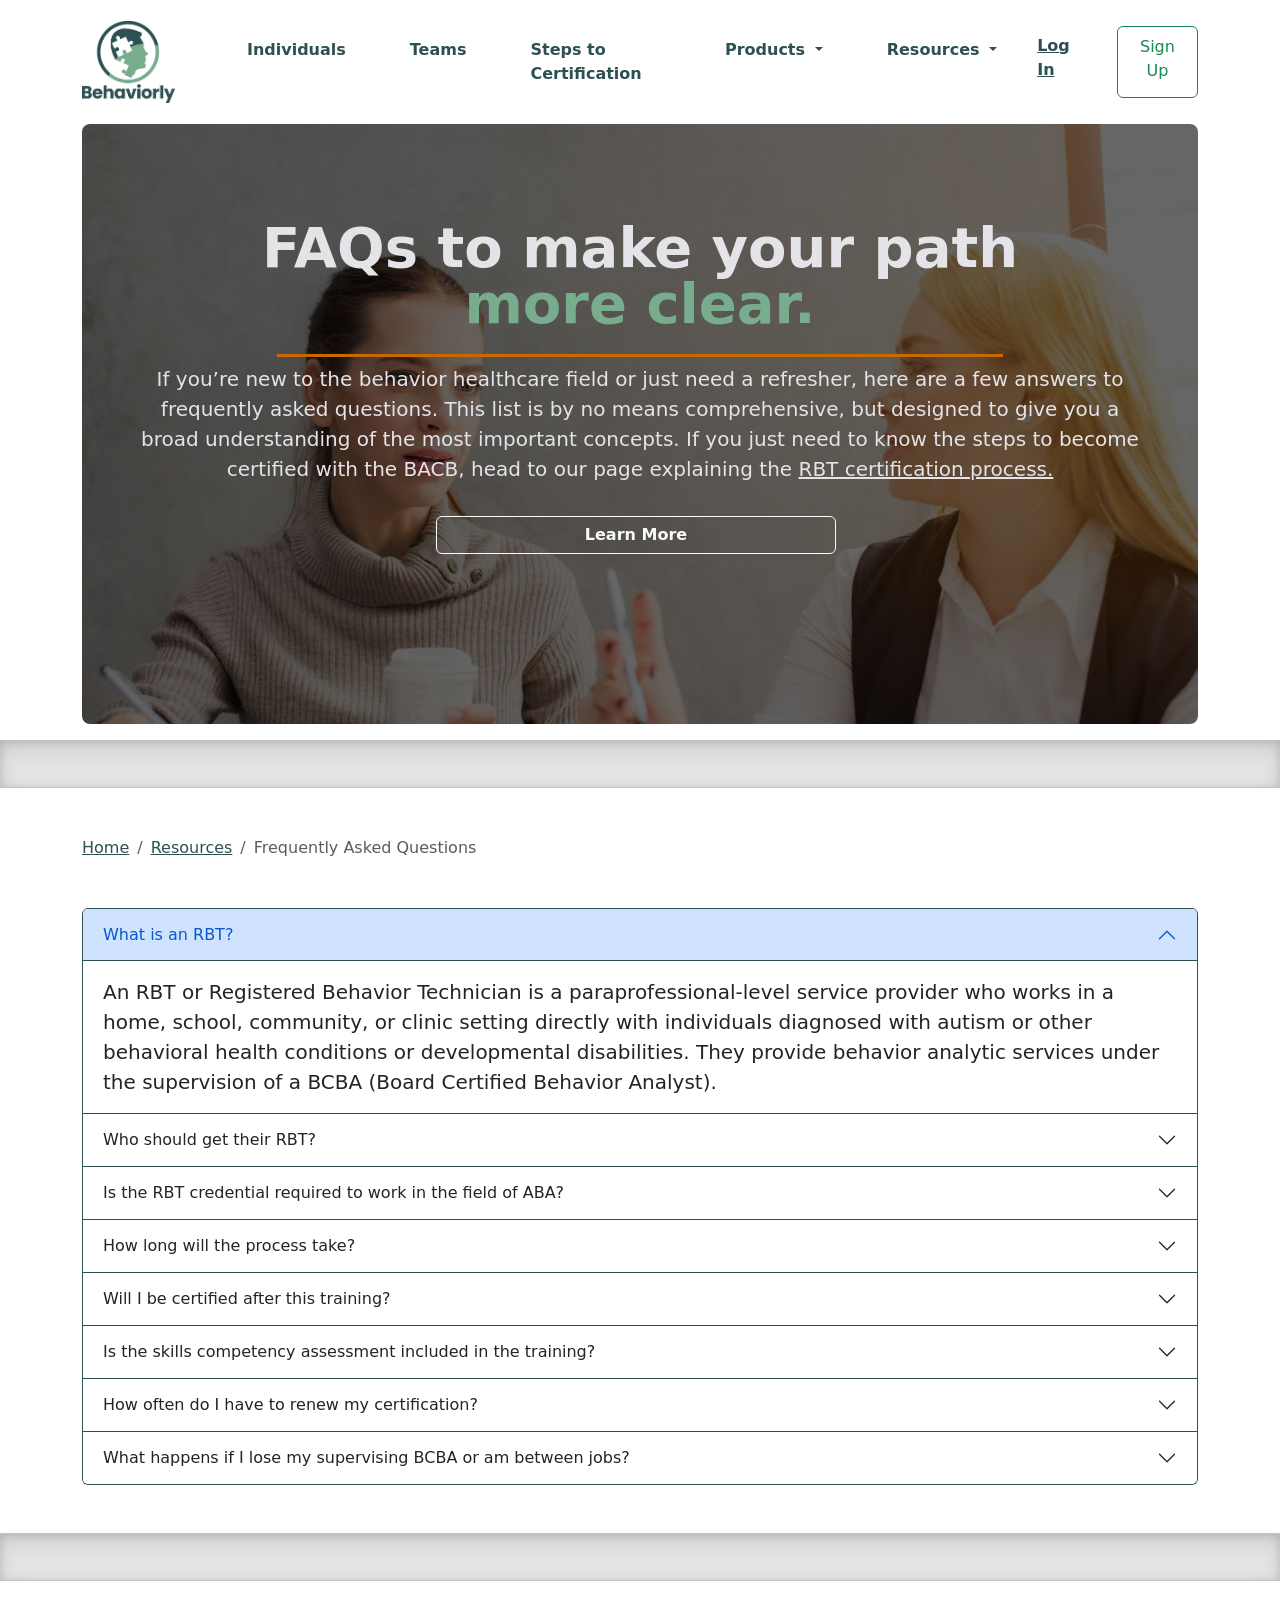
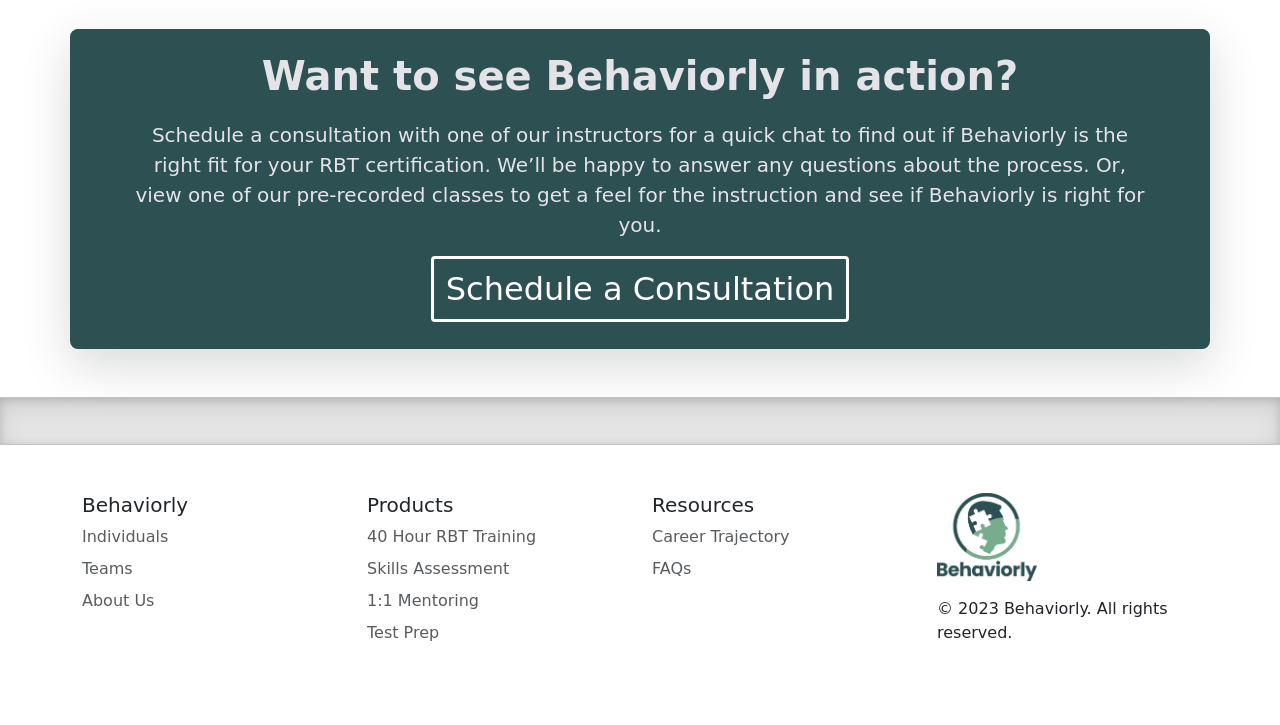
<file: Site/resources/faqs.html>
<!DOCTYPE html>
<html lang="en">
<head>
    <title>RBT Frequently Asked Questions | Behaviorly©</title>
    <meta charset="UTF-8">
    <meta http-equiv="X-UA-Compatible" content="IE=edge">
    <meta name="viewport" content="width=device-width, initial-scale=1.0">
    <meta name="description" content="Get the info on all things Behaviorly, online 40 hour RBT training courses, RBT job descriptions and duties, how to renew, and more.">
    <link rel="stylesheet" href="../css/bootstrap.css">
</head>
<style>
 .dropdown:hover .dropdown-menu {display: block;margin-top: 0; /* remove the gap so it doesn't close */}  nav .nav-link{color: #2D5053 !important;}nav .dropdown-item{color: #2D5053 !important;}.btn-primary{color: #fff !important;background-color: #2D5053 !important;border-radius: 3pt !important;border-color: #fff !important;}.btn-secondary{border-color: #fff !important;}.btn-primary:hover{color: #fff !important;background-color: #77AD8D !important;border-radius: 3pt !important;border-color: #fff !important;}

.nav-link:hover{
  color: #fff !important;
  background-color: #77AD8D !important;
  border-radius: 3pt !important;
  border-color: #fff !important;
}

.dropdown-item:hover{
  color: #fff !important;
  background-color: #77AD8D !important;
  border-radius: 3pt !important;
  border-color: #fff !important;
}

.border{
  border-color: #2D5053 !important;
}

.b-divider {
  height: 3rem;
  background-color: rgba(0, 0, 0, .1);
  border: solid rgba(0, 0, 0, .15);
  border-width: 1px 0;
  box-shadow: inset 0 .5em 1.5em rgba(0, 0, 0, .1), inset 0 .125em .5em rgba(0, 0, 0, .15);
}

.hr {
  margin: 0;
  color: #C86800;
  border: 0;
  border-top: 3px solid;
  width: 65%;
  display: inline-block;
}

.top-60 {
  top: 60% !important;
}

.dropdown-item.active{
    background-color: #2D5053 !important;
    color:#E4E3E8 !important;
    border-radius: 4px !important;
}
a[type='button'] {
   -webkit-appearance: none;
   -moz-appearance: none;
   appearance: none;
 }
/* Begin signup form CSS */
.form-signin {max-width: 600px;max-height: 100vh;}.offcanvas.showing, .offcanvas.show:not(.hiding){overflow: auto;}.form-control{margin-bottom: 8px;}.form-select{margin-bottom: 8px;}
</style>
<body>
  <!--Start contact form-->
  <div class="offcanvas offcanvas-end" tabindex="-1" id="offcanvasRight" aria-labelledby="offcanvasRightLabel">
    <div class="offcanvas-header">
      <h5 id="offcanvasRightLabel"></h5>
      <button type="button" class="btn-close text-reset" data-bs-dismiss="offcanvas" aria-label="Close"></button>
    </div>
      <main class="form-signin w-100 m-auto">
        <div class="container-lg">
          <div class="text-center">
            <img class="mb-4" src="../images/Behaviorly_Logo.jpg" alt="" width="100" height="90">
            <h2>How can we help?</h2>
            <p class="lead">Please fill out the form with some basic information
              about yourself and our team will get back with you as soon as possible.
            </p>
          </div>
          <div class="row justify-content-center my-2">
            <div class="col-lg-6">
              <form action="https://gmail.us21.list-manage.com/subscribe/post" method="POST">
                <input type="hidden" name="u" value="e197d3dd1b0cef6c135742270">
                <input type="hidden" name="id" value="a8cd2531a1">            
                    <div class="form-floating">
                      <input type="text" class="form-control" name="MERGE1" id="MERGE1" placeholder="First Name">
                      <label for="floatingInput">First Name</label>
                    </div>                         
                    <div class="form-floating">
                      <input type="text" class="form-control" name="MERGE2" id="MERGE2" placeholder="Last Name">
                      <label for="floatingInput">Last Name</label>
                    </div>                    
                <div class="form-floating">
                  <input type="email" class="form-control" name="MERGE0" id="MERGE0" placeholder="name@example.com">
                  <label for="floatingInput">Email address</label>
                </div>                
                <div class="form-floating">
                  <input type="phone" class="form-control" name="MERGE4" id="MERGE4" placeholder="999-999-9999">
                  <label for="floatingInput">Phone Number</label>
                </div>
                <div class="form-floating">
                  <input type="text" class="form-control" name="MERGE3" id="MERGE3" placeholder="Company Name (Optional)">
                  <label for="floatingInput">Company Name (Optional)</label>
                </div>                
                <div class="form-floating">
                  <select class="form-select" id="MERGE5" name="MERGE5" aria-label="Floating label select example">
                    <option selected>Select...</option>
                    <option value="Yes">Yes</option>
                    <option value="No">No</option>
                  </select>
                  <label for="floatingSelect">Are you an existing RBT?</label>
                </div>
                <div class="form-floating">
                  <textarea class="form-control" name="MERGE6" id="MERGE6" placeholder="Additional Information..." style="height: 100px;"></textarea>
                  <label class="form-label" for="floatingTextBox">Additional information...</label>
                </div>
                <button class="w-100 btn btn-lg btn-primary" type="submit">Request info</button>
                <p class="text-muted text-center mt-3">&copy; Behaviorly 2023</p>                
              </form>
            </div>
          </div>
        </div>        
      </main>      
  <!--End contact form-->
  </div>
  <nav class="navbar navbar-expand-lg">
    <div class="container my-2">
      <a class="navbar-brand" href="../"><img class="img-fluid" src="../images/Behaviorly_Logo.jpg" width="100" height="90" alt=""></a>
      <button class="navbar-toggler" style="background-color: #77AD8D;" type="button" data-bs-toggle="collapse" data-bs-target="#navbarSupportedContent" aria-controls="navbarSupportedContent" aria-expanded="false" aria-label="Toggle navigation">
        <span class="navbar-toggler-icon"></span>
      </button>
      <div class="collapse navbar-collapse" id="navbarSupportedContent">
        <ul class="navbar-nav justify-content-center ms-auto mb-2 mt-2">
          <li class="nav-item ms-lg-5">
            <a class="nav-link active text-primary fw-bolder" aria-current="page" href="../individuals.html">Individuals</a>
          </li>
          <li class="nav-item ms-lg-5">
            <a class="nav-link text-primary fw-bolder" href="../teams.html">Teams</a>
          </li>
          <li class="nav-item ms-lg-5">
            <a class="nav-link text-primary fw-bolder" href="../certification.html">Steps to Certification</a>
          </li>          
          <li class="nav-item dropdown ms-lg-5">
            <a class="nav-link dropdown-toggle text-primary fw-bolder" role="button" data-bs-hover="dropdown" aria-expanded="false" href="../products.html">
              Products
            </a>
            <ul class="dropdown-menu">
              <li><a class="dropdown-item text-primary fw-bolder" href="../products/training.html">RBT Training</a></li>
              <li><hr class="dropdown-divider"></li>
              <li><a class="dropdown-item text-primary fw-bolder" href="../products/mentoring.html">1:1 Mentoring</a></li>
              <li><hr class="dropdown-divider"></li>
              <li><a class="dropdown-item text-primary fw-bolder" href="../products/test-prep.html">Test Prep</a></li>              
              <li><hr class="dropdown-divider"></li>
              <li><a class="dropdown-item text-primary fw-bolder" href="../products/assessments.html">Skills Assessments</a></li>
            </ul>
          </li>
          <li class="nav-item dropdown ms-lg-5">
            <a class="nav-link dropdown-toggle text-primary fw-bolder" role="button" data-bs-hover="dropdown" aria-expanded="false" href="../resources.html">
              Resources
            </a>
            <ul class="dropdown-menu float-right">
              <li><a class="dropdown-item text-primary fw-bolder" href="../resources/careers.html">Career Trajectory</a></li>
              <li><hr class="dropdown-divider"></li>
              <li><div class="dropdown-item active text-primary fw-bolder">FAQs</div></li>
              <li><hr class="dropdown-divider"></li>
              <li><a class="dropdown-item text-primary fw-bolder" href="../resources/about.html">About Us</a></li>
              <li><hr class="dropdown-divider"></li>
              <li><a class="dropdown-item text-primary fw-bolder" href="#">Blog</a></li>              
            </ul>
          </li>  
        </ul>     
        <ul class="navbar-nav ms-auto">
          <li class="nav-item ms-lg-4">
            <a class="nav-link text-primary fw-bolder mb-2" href="https://behaviorly.talentlms.com/index" style="text-decoration: underline;">Log In</a>
          </li>
            <a class="btn btn-outline-success ms-sm-4 pt-2" type="button" href="https://www.talentlms.com/create">Sign Up</a>
        </ul>
      </div>
    </div>
  </nav>
  <div class="container text-center rounded-3 mb-3">
    <div class="bg-image rounded-3 pt-lg-5 pb-lg-5" style="background-image: url('../images/faqsHero.jpg');height: 600px;;background-size:cover;">
        <h1 class="display-4 fw-bold lh-1 pt-5"><span style="color: #E4E3E8;">FAQs to make your path</span><br><span style="color: #77AD8D;">more clear.</span></h1>
        <div class="hr"></div>
        <p class="lead pe-5 ps-5"><span style="color: #E4E3E8;">If you’re new to the behavior healthcare field or just need a refresher, here are a few answers to frequently asked questions. This list is by no means comprehensive, but designed to give you a broad understanding of the most important concepts. If you just need to know the steps to become certified with the BACB, head to our page explaining the <a style="color: #E4E3E8;" href="../certification.html">RBT certification process.</a></p>
        <div class="d-inline text-center">
            <button type="button" data-bs-toggle="offcanvas" data-bs-target="#offcanvasRight" aria-controls="offcanvasRight" class="btn btn-outline-light btn-block px-4 me-md-2 fw-bold my-3" style="width: 400px;">Learn More</button>
          </div>
    </div>
  </div>
  <div class="b-divider"></div>
    <div class="container my-5">
        <nav aria-label="breadcrumb">
            <ol class="breadcrumb">
                <li class="breadcrumb-item"><a href="../index.html" style="color: #2D5053;">Home</a></li>
                <li class="breadcrumb-item"><a href="../resources.html" style="color: #2D5053;">Resources</a></li>
                <li class="breadcrumb-item active">Frequently Asked Questions</li>
            </ol>
        </nav>        
    </div>
  <div class="container my-5">
        <div class="accordion" id="accordionFaq">
            <div class="accordion-item">
              <h2 class="accordion-header" id="headingOne">
                <button class="accordion-button" type="button" data-bs-toggle="collapse" data-bs-target="#collapseOne" aria-expanded="true" aria-controls="collapseOne">
                What is an RBT? 
                </button>
              </h2>
              <div id="collapseOne" class="accordion-collapse collapse show" aria-labelledby="headingOne" data-bs-parent="#accordionFaq">
                <div class="accordion-body lead">
                An RBT or Registered Behavior Technician is a paraprofessional-level service provider who works in a home, school, community, or clinic setting directly with individuals diagnosed with autism or other behavioral health conditions or developmental disabilities. They provide behavior analytic services under the supervision of a BCBA (Board Certified Behavior Analyst).
                </div>
              </div>
            </div>
            <div class="accordion-item">
              <h2 class="accordion-header" id="headingTwo">
                <button class="accordion-button collapsed" type="button" data-bs-toggle="collapse" data-bs-target="#collapseTwo" aria-expanded="false" aria-controls="collapseTwo">
                    Who should get their RBT? 
                </button>
              </h2>
              <div id="collapseTwo" class="accordion-collapse collapse" aria-labelledby="headingTwo" data-bs-parent="#accordionFaq">
                <div class="accordion-body lead">
                    The RBT credential is great for anyone interested in the field of behavior analysis or autism, including students pursuing psychology or education degrees, teachers, school paraprofessionals, and anyone interested in helping children with developmental disabilities learn the skills and behaviors required to increase their chance of independence and inclusion in school and community settings.
                </div>
              </div>
            </div>
            <div class="accordion-item">
              <h2 class="accordion-header" id="headingThree">
                <button class="accordion-button collapsed" type="button" data-bs-toggle="collapse" data-bs-target="#collapseThree" aria-expanded="false" aria-controls="collapseThree">
                    Is the RBT credential required to work in the field of ABA?
                </button>
              </h2>
              <div id="collapseThree" class="accordion-collapse collapse" aria-labelledby="headingThree" data-bs-parent="#accordionFaq">
                <div class="accordion-body lead">
                    Not in all states. Check with your employer, or prospective employer, to find out if funding sources in your state require the RBT credential before you can begin providing services. However, most companies do provide a higher rate of pay for RBTs than non-certified behavioral technicians.
                </div>
              </div>
            </div>
            <div class="accordion-item">
                <h2 class="accordion-header" id="headingFour">
                  <button class="accordion-button collapsed" type="button" data-bs-toggle="collapse" data-bs-target="#collapseFour" aria-expanded="false" aria-controls="collapseFour">
                    How long will the process take?
                  </button>
                </h2>
                <div id="collapseFour" class="accordion-collapse collapse" aria-labelledby="headingFour" data-bs-parent="#accordionFaq">
                  <div class="accordion-body lead">
                    Not in all states. Check with your employer, or prospective employer, to find out if funding sources in your state require the RBT credential before you can begin providing services. However, most companies do provide a higher rate of pay for RBTs than non-certified behavioral technicians.
                  </div>
                </div>
            </div>            
            <div class="accordion-item">
                <h2 class="accordion-header" id="headingFive">
                  <button class="accordion-button collapsed" type="button" data-bs-toggle="collapse" data-bs-target="#collapseFive" aria-expanded="false" aria-controls="collapseFive">
                    Will I be certified after this training?
                  </button>
                </h2>
                <div id="collapseFive" class="accordion-collapse collapse" aria-labelledby="headingFive" data-bs-parent="#accordionFaq">
                  <div class="accordion-body lead">
                    No, after training is completed, you must complete a skills competency assessment and then apply to the certification board (BACB) to take the RBT exam. Behaviorly will help walk you through the full application process once you are ready to apply. 
                  </div>
                </div>
            </div>    
            <div class="accordion-item">
                <h2 class="accordion-header" id="headingSix">
                  <button class="accordion-button collapsed" type="button" data-bs-toggle="collapse" data-bs-target="#collapseSix" aria-expanded="false" aria-controls="collapseSix">
                    Is the skills competency assessment included in the training?
                  </button>
                </h2>
                <div id="collapseSix" class="accordion-collapse collapse" aria-labelledby="headingSix" data-bs-parent="#accordionFaq">
                  <div class="accordion-body lead">
                    No, the training only includes the 40-hr. training content required by the BACB.  However, Behaviorly does offer the skills competency assessment through one of our instructors as an add-on product. Our instructors also provide real-time feedback on areas for growth prior to assisting you in applying for the exam.
                  </div>
                </div>
            </div>
            <div class="accordion-item">
                <h2 class="accordion-header" id="headingSeven">
                  <button class="accordion-button collapsed" type="button" data-bs-toggle="collapse" data-bs-target="#collapseSeven" aria-expanded="false" aria-controls="collapseSeven">
                    How often do I have to renew my certification?
                  </button>
                </h2>
                <div id="collapseSeven" class="accordion-collapse collapse" aria-labelledby="headingSeven" data-bs-parent="#accordionFaq">
                  <div class="accordion-body lead">
                    Renewal is required yearly, but the 40-hour training does not have to be completed again at the time of renewal. All that is needed for the renewal is an updated skills competency assessment. 
                  </div>
                </div>
            </div> 
            <div class="accordion-item">
                <h2 class="accordion-header" id="headingEight">
                  <button class="accordion-button collapsed" type="button" data-bs-toggle="collapse" data-bs-target="#collapseEight" aria-expanded="false" aria-controls="collapseEight">
                    What happens if I lose my supervising BCBA or am between jobs?
                  </button>
                </h2>
                <div id="collapseEight" class="accordion-collapse collapse" aria-labelledby="headingEight" data-bs-parent="#accordionFaq">
                  <div class="accordion-body lead">
                    You can keep your RBT credential during times you are in between jobs or supervisors by applying for inactive status through your BACB account until regular supervision resumes.
                  </div>
                </div>
            </div>                                                           
          </div>
  </div>
  <div class="b-divider"></div>   
    <div class=" shadow-lg container border border-3 rounded-3 text-center my-5" style="background-color: #2D5053;">
      <span style="color: #E4E3E8;">
        <h3 class="display-6 fw-bold lh-1 mt-4 mb-4">Want to see Behaviorly in action?</h3>
        <p class="lead pe-md-5 px-md-5">Schedule a consultation with one of our instructors for a quick chat to find out if Behaviorly is the right fit for your RBT certification. We’ll be happy to answer any questions about the process. Or, view one of our pre-recorded classes to get a feel for the instruction and see if Behaviorly is right for you.</p>
      </span>
        <button class="btn btn-primary mb-4 mx-5" data-bs-toggle="offcanvas" data-bs-target="#offcanvasRight" aria-controls="offcanvasRight" type="button" style="width: auto;"><span style="font-size:xx-large;">Schedule a Consultation</span></button>
    </div>
    <div class="b-divider"></div>
    <footer>
        <div class="container">
          <footer class="py-5">
            <div class="row">
              <div class="col-lg-3 mb-3">
                <h5>Behaviorly</h5>
                <ul class="nav flex-column">
                  <li class="nav-item mb-2"><a href="../individuals.html" class="nav-link p-0 text-muted">Individuals</a></li>
                  <li class="nav-item mb-2"><a href="../teams.html" class="nav-link p-0 text-muted">Teams</a></li>
                  <li class="nav-item mb-2"><a href="../resources/about.html" class="nav-link p-0 text-muted">About Us</a></li>
                </ul>
              </div>
        
              <div class="col-lg-3 mb-3">
                <h5>Products</h5>
                <ul class="nav flex-column">
                  <li class="nav-item mb-2"><a href="../products/training.html" class="nav-link p-0 text-muted">40 Hour RBT Training</a></li>
                  <li class="nav-item mb-2"><a href="../products/assessments.html" class="nav-link p-0 text-muted">Skills Assessment</a></li>
                  <li class="nav-item mb-2"><a href="../products/mentoring.html" class="nav-link p-0 text-muted">1:1 Mentoring</a></li>
                  <li class="nav-item mb-2"><a href="../products/test-prep.html" class="nav-link p-0 text-muted">Test Prep</a></li>
                </ul>
              </div>
        
              <div class="col-lg-3 mb-3">
                <h5>Resources</h5>
                <ul class="nav flex-column">
                  <li class="nav-item mb-2"><a href="../resources/careers.html" class="nav-link p-0 text-muted">Career Trajectory</a></li>
                  <li class="nav-item mb-2"><a href="../resources/faqs.html" class="nav-link p-0 text-muted">FAQs</a></li>
                </ul>
              </div>
        
              <div class="col-lg-3 mb-3">
                <div class="align-self-start me-auto"><a href="../"><img class="img-fluid" src="../images/Behaviorly_Logo.jpg" width="100" height="100" alt=""></a>
                  <p class="my-3">&copy; 2023 Behaviorly. All rights reserved.</p> 
                </div>
              </div>
            </div>
        </div>
        </footer>
  <script defer src="https://cdn.jsdelivr.net/npm/bootstrap@5.3.0-alpha1/dist/js/bootstrap.bundle.min.js" integrity="sha384-w76AqPfDkMBDXo30jS1Sgez6pr3x5MlQ1ZAGC+nuZB+EYdgRZgiwxhTBTkF7CXvN" crossorigin="anonymous"></script>
</body>
</html>
</file>
